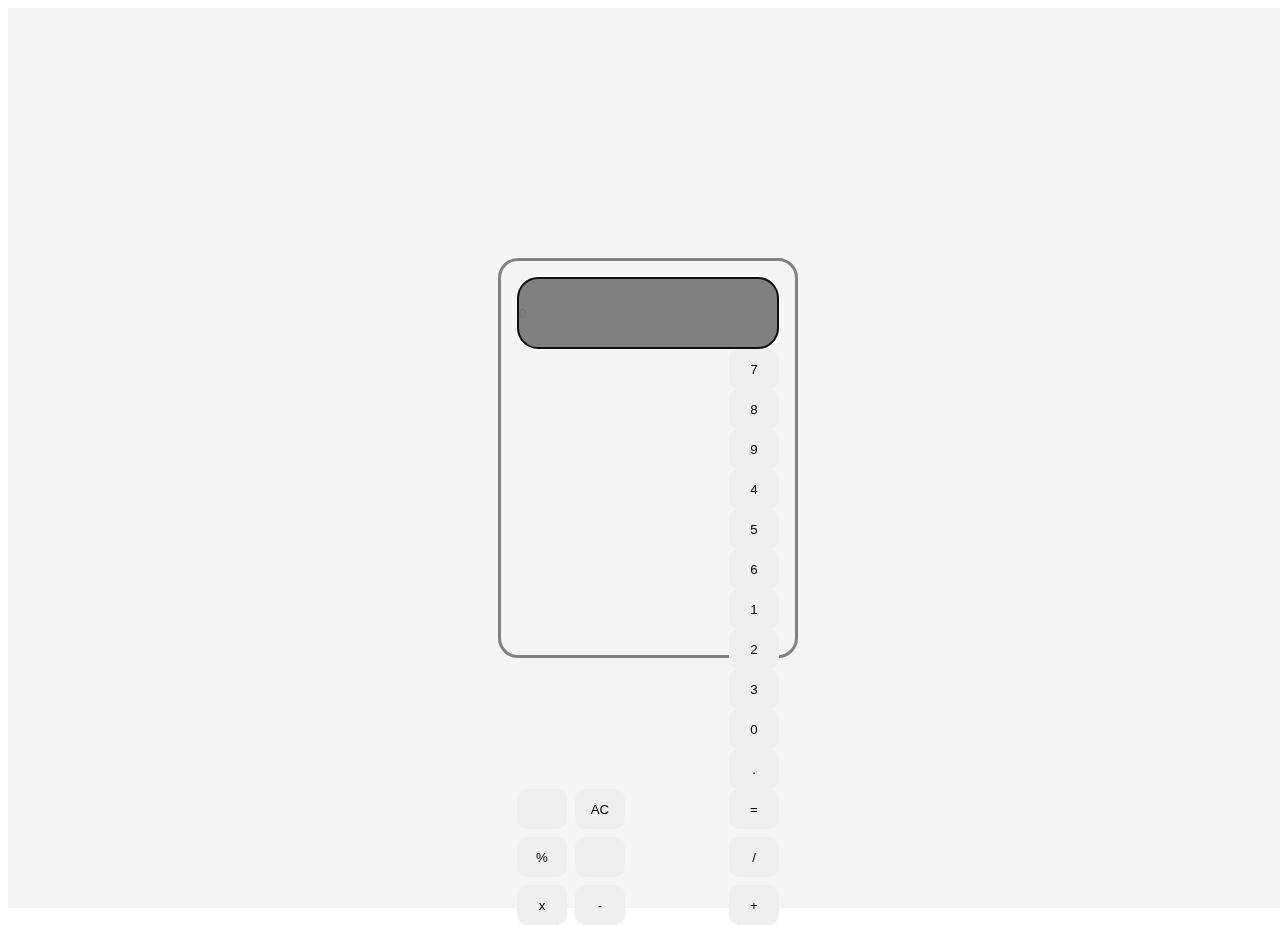
<file: calculator/index.html>
<!doctype html>
<html lang="en">
  <head>
    <meta charset="UTF-8" />
    <meta name="viewport" content="width=device-width, initial-scale=1" />
    <title>Calculator</title>
    <link href="./style.css" rel="stylesheet" />
  </head>
  <body>
    <div class="main">
      <div class="calc">
        <input type="text" class="screen" placeholder="0" autofocus />
        <div class="btns">
          <button type="button" class="btn">
            <svg
              xmlns="http://www.w3.org/2000/svg"
              width="16"
              height="16"
              fill="currentColor"
              class="bi bi-clock btn-svg"
              viewBox="0 0 16 16"
            >
              <path
                d="M8 3.5a.5.5 0 0 0-1 0V9a.5.5 0 0 0 .252.434l3.5 2a.5.5 0 0 0 .496-.868L8 8.71z"
              />
              <path
                d="M8 16A8 8 0 1 0 8 0a8 8 0 0 0 0 16m7-8A7 7 0 1 1 1 8a7 7 0 0 1 14 0"
              />
            </svg>
          </button>
          <button type="button" class="btn">AC</button>
          <div class="numbers">
            <button type="button" class="btn">7</button>
            <button type="button" class="btn">8</button>
            <button type="button" class="btn">9</button>
            <button type="button" class="btn">4</button>
            <button type="button" class="btn">5</button>
            <button type="button" class="btn">6</button>
            <button type="button" class="btn">1</button>
            <button type="button" class="btn">2</button>
            <button type="button" class="btn">3</button>
            <button type="button" class="btn">0</button>
            <button type="button" class="btn">.</button>
            <button type="button" class="btn" onclick="calc()">=</button>
          </div>
          <button type="button" class="btn">%</button>
          <button type="button" class="btn">
            <svg
              xmlns="http://www.w3.org/2000/svg"
              width="16"
              height="16"
              fill="currentColor"
              class="bi bi-backspace btn-svg"
              viewBox="0 0 16 16"
            >
              <path
                d="M5.83 5.146a.5.5 0 0 0 0 .708L7.975 8l-2.147 2.146a.5.5 0 0 0 .707.708l2.147-2.147 2.146 2.147a.5.5 0 0 0 .707-.708L9.39 8l2.146-2.146a.5.5 0 0 0-.707-.708L8.683 7.293 6.536 5.146a.5.5 0 0 0-.707 0z"
              />
              <path
                d="M13.683 1a2 2 0 0 1 2 2v10a2 2 0 0 1-2 2h-7.08a2 2 0 0 1-1.519-.698L.241 8.65a1 1 0 0 1 0-1.302L5.084 1.7A2 2 0 0 1 6.603 1zm-7.08 1a1 1 0 0 0-.76.35L1 8l4.844 5.65a1 1 0 0 0 .759.35h7.08a1 1 0 0 0 1-1V3a1 1 0 0 0-1-1z"
              />
            </svg>
          </button>

          <button type="button" class="btn">/</button>
          <button type="button" class="btn">x</button>
          <button type="button" class="btn">-</button>
          <button type="button" class="btn" onclick="changeValue()">+</button>
        </div>
      </div>
    </div>
    <script src="./script.js"></script>
  </body>
</html>
</file>
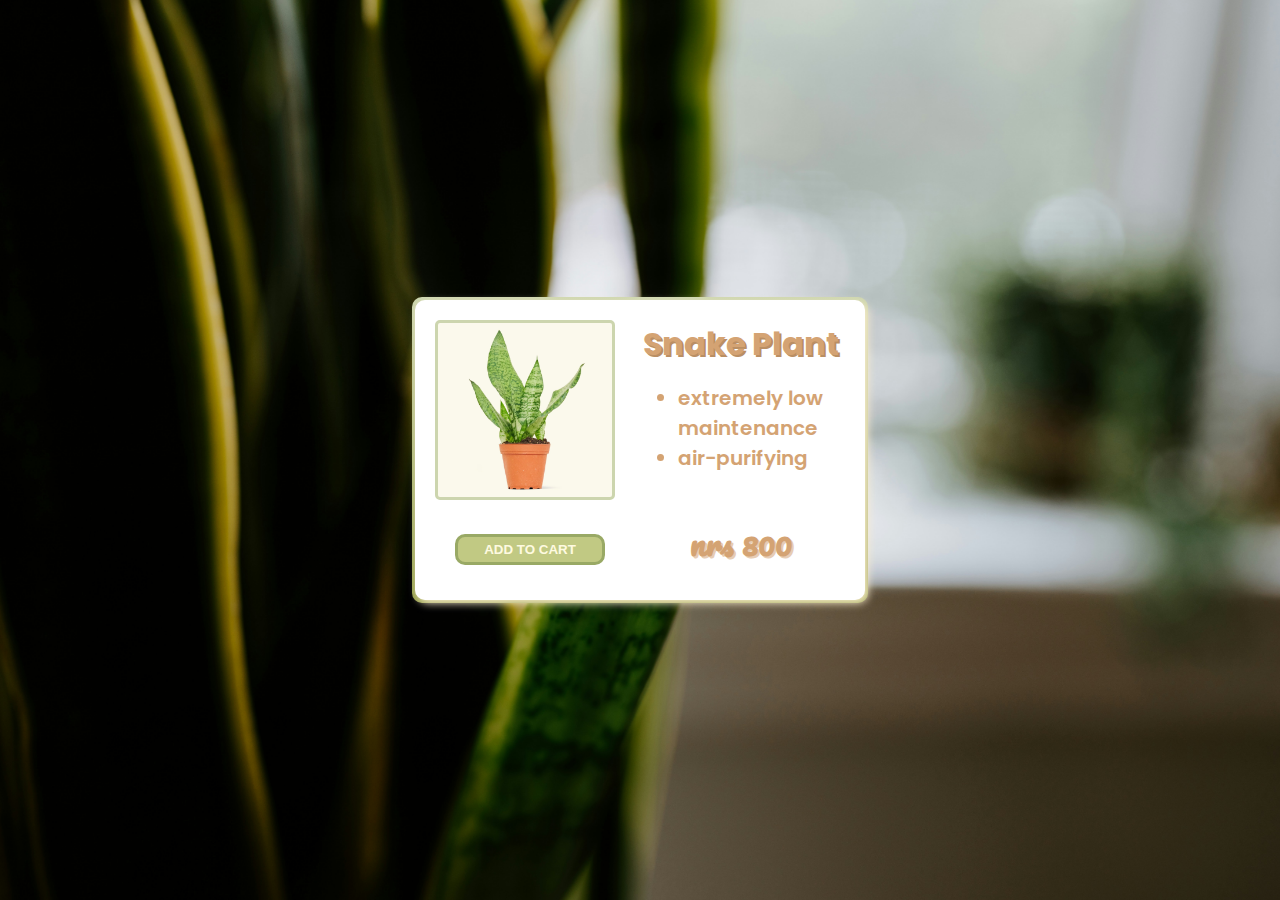
<file: card/index.html>
<!DOCTYPE html>
<html lang="en">
	<head>
		<title>Snake Plant</title>
		<link rel="stylesheet" href="styles.css">
		<link rel="preconnect" href="https://fonts.googleapis.com">
		<link rel="preconnect" href="https://fonts.googleapis.com">
<link rel="preconnect" href="https://fonts.gstatic.com" crossorigin>
<link href="https://fonts.googleapis.com/css2?family=Pacifico&display=swap" rel="stylesheet">
<link rel="preconnect" href="https://fonts.gstatic.com" crossorigin>
<link href="https://fonts.googleapis.com/css2?family=Poppins:ital,wght@0,100;0,200;0,300;0,400;0,500;0,600;0,700;0,800;0,900;1,100;1,200;1,300;1,400;1,500;1,600;1,700;1,800;1,900&display=swap" rel="stylesheet">
	</head>
	<body>
		<div class="border">
			<div class="card">
				<div class="img"></div>
				<div class="desc">
					<h1>Snake Plant</h1>
					<div class="features">
						<ul>
							<li>extremely low maintenance</li>
							<li>air-purifying</li>
						</ul>
					</div>
				</div>
				<div class="price">
					<h1>nrs 800</h1>
				</div>
				<div class="addcart">
					<button class="btn" >ADD TO CART</button>
				</div>
			</div>
		</div>
	</body>
</html>
</file>
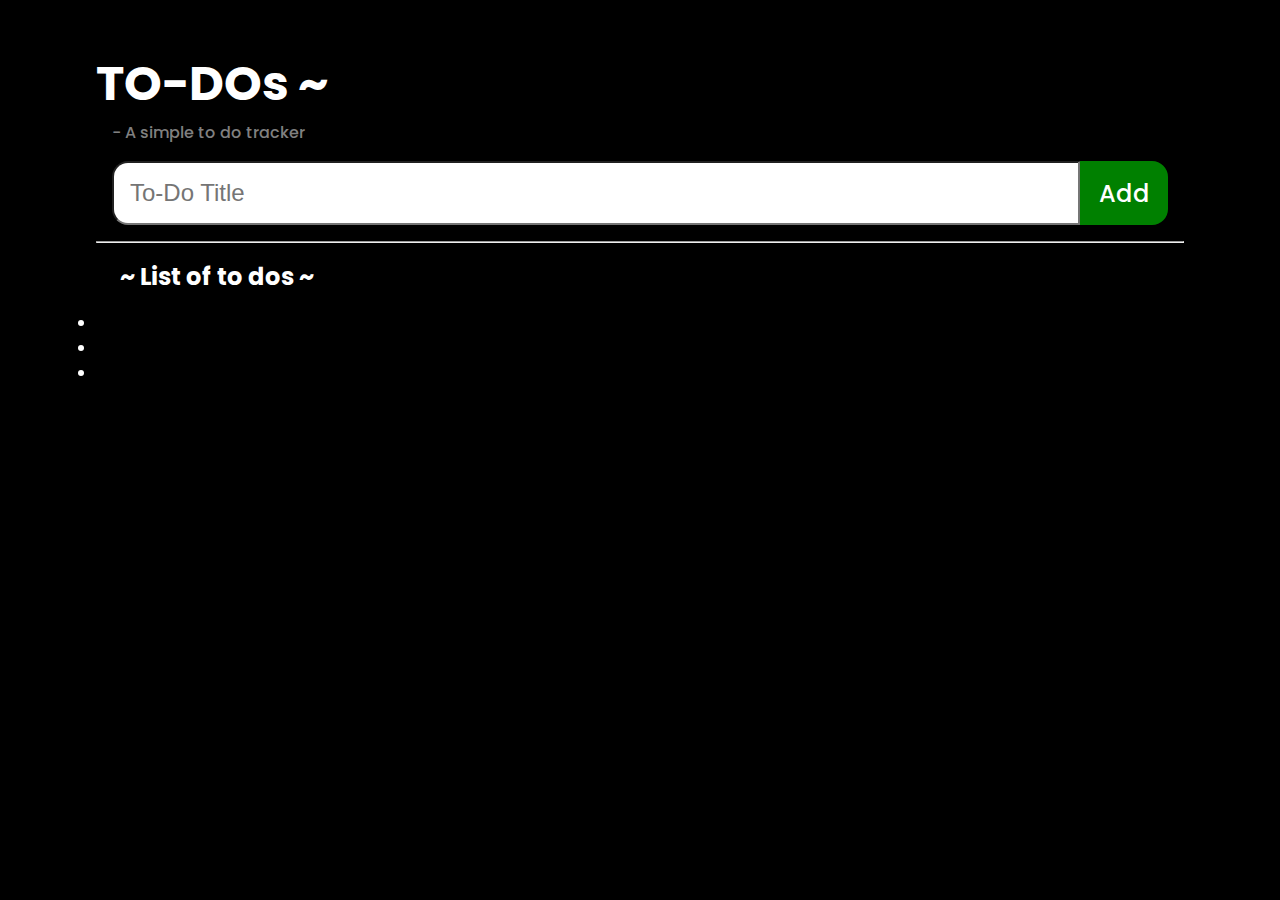
<file: to-dos/index.html>
<!doctype html>
<html lang="en">
  <head>
    <meta charset="UTF-8" />
    <meta name="viewport" content="width=device-width, initial-scale=1" />
    <title>TO DOs</title>
    <link rel="preconnect" href="https://fonts.googleapis.com" />
    <link rel="preconnect" href="https://fonts.gstatic.com" crossorigin />
    <link
      href="https://fonts.googleapis.com/css2?family=Poppins:ital,wght@0,100;0,200;0,300;0,400;0,500;0,600;0,700;0,800;0,900;1,100;1,200;1,300;1,400;1,500;1,600;1,700;1,800;1,900&display=swap"
      rel="stylesheet"
    />
    <link href="./styles.css" rel="stylesheet" />
  </head>
  <body>
    <div class="main">
      <h1 class="hero-heading">TO-DOs ~</h1>
      <p class="hero-text">- A simple to do tracker</p>
      <div class="input">
        <input type="text" id="input" placeholder="To-Do Title" />
        <div class="add-todo">Add</div>
      </div>
      <hr />
      <h2 class="main-heading">~ List of to dos ~</h2>
      <ul class="list">
        <li></li>
        <li></li>
        <li></li>
      </ul>
    </div>
    <script src="./scripts.js"></script>
  </body>
</html>
</file>
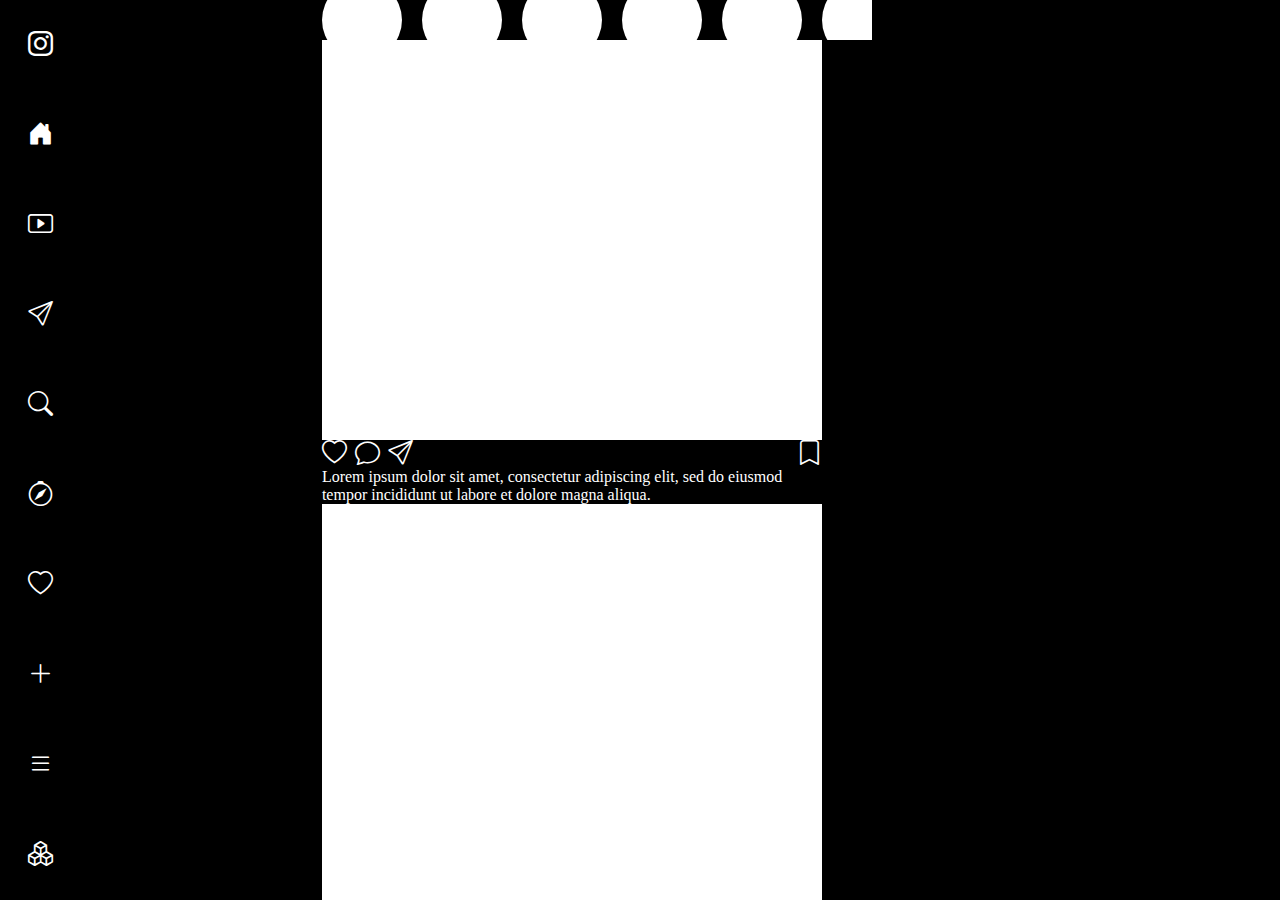
<file: instagram-clone/pages/home.html>
<!DOCTYPE html>
<html lang="en">
<head>
    <meta charset="UTF-8">
    <meta name="viewport" content="width=device-width, initial-scale=1.0">
    <title>Instagram</title>
    <link href="https://cdn.jsdelivr.net/npm/bootstrap@5.3.8/dist/css/bootstrap.min.css" rel="stylesheet" integrity="sha384-sRIl4kxILFvY47J16cr9ZwB07vP4J8+LH7qKQnuqkuIAvNWLzeN8tE5YBujZqJLB" crossorigin="anonymous">
    <link rel="stylesheet" href="../styles/home-styles.css">
    <link href="https://cdn.jsdelivr.net/npm/bootstrap-icons@1.11.3/font/bootstrap-icons.css" rel="stylesheet">

</head>
<body>
    <div class="main">
        <div class="navbar">
            <i class="bi bi-instagram"></i>
            <i class="bi bi-house-door-fill"></i>
            <i class="bi bi-play-btn"></i>
            <i class="bi bi-send"></i>
            <i class="bi bi-search"></i>
            <i class="bi bi-compass"></i>
            <i class="bi bi-heart"></i>
            <i class="bi bi-plus-lg"></i>
            <i class="bi bi-list"></i>
            <i class="bi bi-boxes"></i>
        </div>
        <div class="scrollcontent">
            <div class="stories">
                <div class="story"></div>
                <div class="story"></div>
                <div class="story"></div>
                <div class="story"></div>
                <div class="story"></div>
                <div class="story"></div>
                <div class="story"></div>
                <div class="story"></div>
                <div class="story"></div>
                <div class="story"></div>
                <div class="story"></div>
                <div class="story"></div>
                <div class="story"></div>
                <div class="story"></div>
                <div class="story"></div>
            </div>
            <div class="content">
                <div class="post">
                    <div class="box"></div>
                    <div class="elements">
                        <div class="post-left">
                            <i class="bi bi-heart"></i>
                            <i class="bi bi-chat"></i>
                            <i class="bi bi-send"></i>
                        </div>
                        <div class="post-right"><i class="bi bi-bookmark"></i></div>
                    </div>
                    <div class="caption">Lorem ipsum dolor sit amet, consectetur adipiscing elit, sed do eiusmod tempor incididunt ut labore et dolore magna aliqua.</div>
                </div>
                <div class="post">
                    <div class="box"></div>
                    <div class="elements">
                        <div class="post-left">
                            <i class="bi bi-heart"></i>
                            <i class="bi bi-chat"></i>
                            <i class="bi bi-send"></i>
                        </div>
                        <div class="post-right"><i class="bi bi-bookmark"></i></div>
                    </div>
                    <div class="caption">Lorem ipsum dolor sit amet, consectetur adipiscing elit, sed do eiusmod tempor incididunt ut labore et dolore magna aliqua.</div>
                </div>
                <div class="post">
                    <div class="box"></div>
                    <div class="elements">
                        <div class="post-left">
                            <i class="bi bi-heart"></i>
                            <i class="bi bi-chat"></i>
                            <i class="bi bi-send"></i>
                        </div>
                        <div class="post-right"><i class="bi bi-bookmark"></i></div>
                    </div>
                    <div class="caption">Lorem ipsum dolor sit amet, consectetur adipiscing elit, sed do eiusmod tempor incididunt ut labore et dolore magna aliqua.</div>
                </div>
                <div class="post">
                    <div class="box"></div>
                    <div class="elements">
                        <div class="post-left">
                            <i class="bi bi-heart"></i>
                            <i class="bi bi-chat"></i>
                            <i class="bi bi-send"></i>
                        </div>
                        <div class="post-right"><i class="bi bi-bookmark"></i></div>
                    </div>
                    <div class="caption">Lorem ipsum dolor sit amet, consectetur adipiscing elit, sed do eiusmod tempor incididunt ut labore et dolore magna aliqua.</div>
                </div>
                <div class="post">
                    <div class="box"></div>
                    <div class="elements">
                        <div class="post-left">
                            <i class="bi bi-heart"></i>
                            <i class="bi bi-chat"></i>
                            <i class="bi bi-send"></i>
                        </div>
                        <div class="post-right"><i class="bi bi-bookmark"></i></div>
                    </div>
                    <div class="caption">Lorem ipsum dolor sit amet, consectetur adipiscing elit, sed do eiusmod tempor incididunt ut labore et dolore magna aliqua.</div>
                </div>
                <div class="post">
                    <div class="box"></div>
                    <div class="elements">
                        <div class="post-left">
                            <i class="bi bi-heart"></i>
                            <i class="bi bi-chat"></i>
                            <i class="bi bi-send"></i>
                        </div>
                        <div class="post-right"><i class="bi bi-bookmark"></i></div>
                    </div>
                    <div class="caption">Lorem ipsum dolor sit amet, consectetur adipiscing elit, sed do eiusmod tempor incididunt ut labore et dolore magna aliqua.</div>
                </div>


            </div>
        </div>
    </div>
    <script src="../scripts/home-script.js" defer></script>
</body>
</html>
</file>
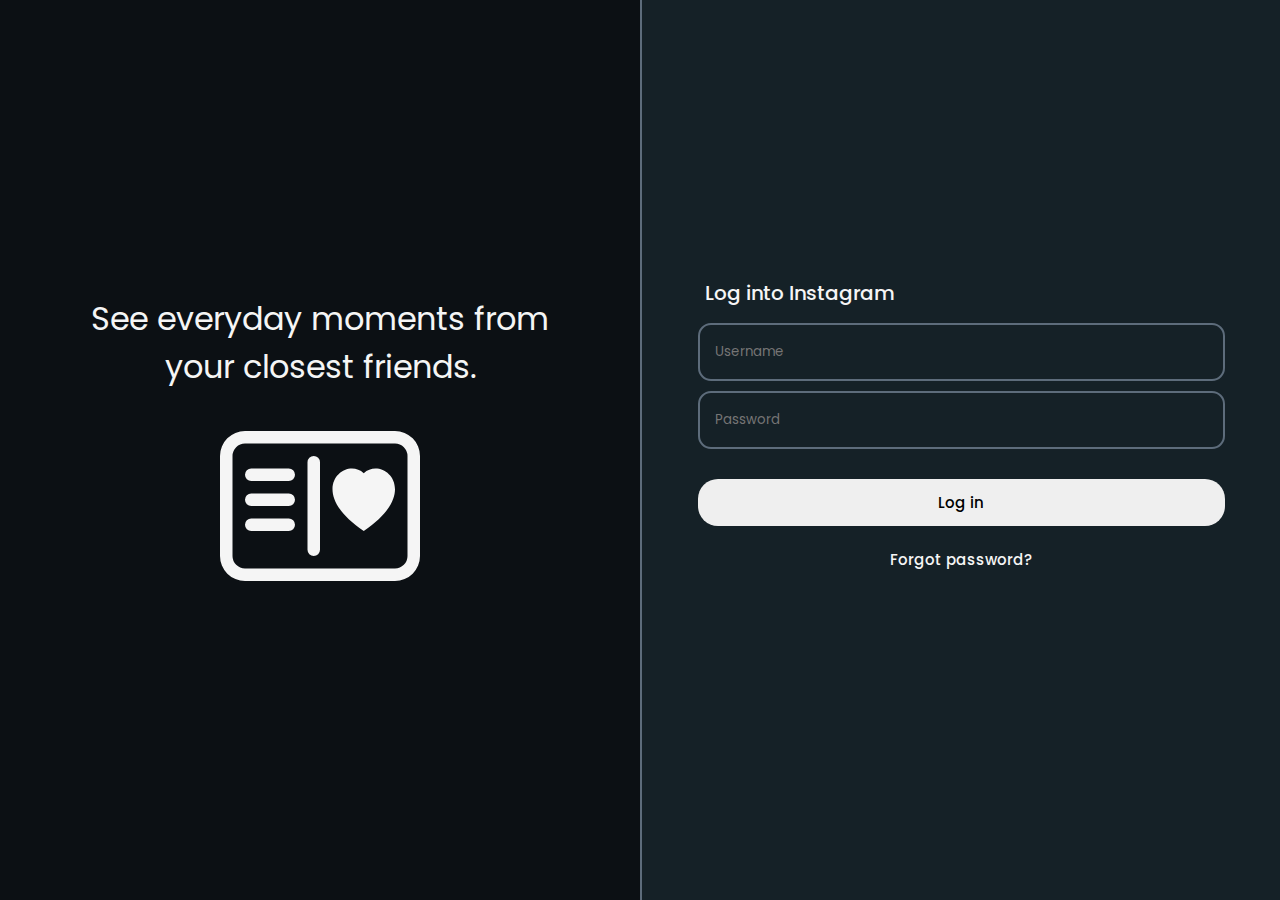
<file: instagram-clone/pages/login.html>
<!DOCTYPE html>
<html lang="en">
<head>
    <meta charset="UTF-8">
    <meta name="viewport" content="width=device-width, initial-scale=1.0">
    <title>Instagram</title>
    <link rel="stylesheet" href="../styles/login-styles.css">
    <link rel="preconnect" href="https://fonts.googleapis.com">
<link rel="preconnect" href="https://fonts.gstatic.com" crossorigin>
<link href="https://fonts.googleapis.com/css2?family=Poppins:ital,wght@0,100;0,200;0,300;0,400;0,500;0,600;0,700;0,800;0,900;1,100;1,200;1,300;1,400;1,500;1,600;1,700;1,800;1,900&display=swap" rel="stylesheet">
</head>
<body>
    <div class="login-main">
        <div class="login-left">
            <h1>See everyday moments from<br> your closest friends.</h1>
            <svg xmlns="http://www.w3.org/2000/svg" width="16" height="16" fill="currentColor" class="bi bi-postcard-heart" viewBox="0 0 16 16">
  <path d="M8 4.5a.5.5 0 0 0-1 0v7a.5.5 0 0 0 1 0zm3.5.878c1.482-1.42 4.795 1.392 0 4.622-4.795-3.23-1.482-6.043 0-4.622M2.5 5a.5.5 0 0 0 0 1h3a.5.5 0 0 0 0-1zm0 2a.5.5 0 0 0 0 1h3a.5.5 0 0 0 0-1zm0 2a.5.5 0 0 0 0 1h3a.5.5 0 0 0 0-1z"/>
  <path fill-rule="evenodd" d="M0 4a2 2 0 0 1 2-2h12a2 2 0 0 1 2 2v8a2 2 0 0 1-2 2H2a2 2 0 0 1-2-2zm2-1a1 1 0 0 0-1 1v8a1 1 0 0 0 1 1h12a1 1 0 0 0 1-1V4a1 1 0 0 0-1-1z"/>
</svg></div>
        <div class="login-right">
            <div class="login-text">Log into Instagram</div>
            <div class="login-form">
                <form>
                    <label for="username">
                        <input type="text" placeholder="Username">
                    </label>
                    <label for="password">
                        <input type="password" placeholder="Password">
                    </label>
                    <label for="login-btn">
                        <button class="btn login-btn">Log in</button>
                    </label>
                    <label for="forgot-password-btn">
                        <button class="btn forgot-password-btn">Forgot password?</button>
                    </label>
                </form>
            </div>
        </div>
    </div>
    <div class="copyright">
 </div>
</body>
</html>
</file>
<file: calculator/style.css>
* {
  width: 0;
  padding: 0;
  box-sizing: border-box;
}
.main {
  background-color: whitesmoke;
  width: 100vw;
  height: 100vh;
  display: flex;
  justify-content: center;
  align-items: center;
}
.calc {
  width: 300px;
  height: 400px;
  border: 3px solid grey;
  border-radius: 20px;
  display: flex;
  flex-direction: column;
  align-items: center;
  justify-content: space-between;
  padding: 16px;
}
.screen {
  width: 100%;
  height: 20%;
  background-color: grey;
  border-radius: 20px;
}
.btns {
  width: 100%;
  height: 80%;
  display: grid;
  grid-template-columns: 1fr 8fr 1fr;
  align-items: end;
  gap: 8px;
}
.numpad {
  width: 90%;
  height: 80%;
  grid-column: 2 / 3;
  display: grid;
  grid-template-columns: repeat(3, 1fr);
  grid-template-rows: repeat(4, 1fr);
  place-items: end;
  align-items: center;
  gap: 2px;
}
.operators {
  grid-column: 3 / 4;
  width: 100%;
  height: 80%;
  display: grid;
  grid-template-rows: repeat(6, 1fr);
  place-items: center;
  gap: 2px;
}
.operators > .btn {
  background-color: grey;
  color: white;
}
.btn {
  cursor: pointer;
  width: 50px;
  height: 40px;
  border: none;
  border-radius: 10px;
}
.span-2-row {
  grid-row: span 2;
  height: 60px;
  border-radius: 10px;
}

.numpad > .btn {
  background-color: #000000;
  color: #ffffff;
}
.utils {
  grid-column: 1 / 2;
  width: 80%;
  display: flex;
  flex-direction: column;
  justify-content: end;
  gap: 8px;
}
.vertical-text {
  display: flex;
  flex-direction: column;
  height: 120px;
}
.vertical-text > span {
  width: 100%;
  text-align: center;
}
</file>
<file: card/styles.css>
*{
	margin:0;
	padding:0;
	box-sizing: border-box;
}
body{
	/*can be turned on for blending background
	background-blend-mode:lighten; */
	height:100vh;
	display:flex;
	justify-content: center;
	background-color: #634d30;
	background-image: url("assets/background.jpg");
	align-items: center;
	background-size: cover;

}
.border
{
	background: linear-gradient(#ccd5ae,#949e4a);
	padding:3px;
	border-radius: 10px;
}
.card{
	padding-right:15px;
	display: grid;
	grid-template-columns: 2fr 2fr;
	grid-template-rows: 5fr 1fr;
	grid-template-areas: 
	"a b"
	"c d";
	width:450px;
	height: 300px;
	background-color: rgba(255,255,255,1);
	box-shadow: 3px 3px 9px #faedcd;
	border-radius: 10px;
}
.img{
	display: block;
	margin: 20px 0 auto 20px;
	grid-area: a;
	background-color: white;
	background-image: url("assets/snakeplant.png");
	width: 180px;
	height: 180px;
	background-position: center;
	background-size: contain;
	background-repeat:no-repeat ;
	border-radius: 5px;
	border: 3px solid #ccd5ae;
}
.desc{
	margin-top: 20px;
	text-align: center;
	grid-area: b;
	font-family: "Poppins";
	font-weight: 600;
	color: #d4a373;
	text-shadow: 2px 2px #ba8f64;
}

li{
	font-size: 20px;
}
.addcart{
	grid-area: c;
	margin: 0 auto 0 40px;

	
}
.features{
	margin-left: 45px;
	text-align: start;
	color: #d4a373;
	text-shadow: none;
	margin-top: 15px;
}
.btn{
	border:3px solid #99a965;
	background-color: #c1c983;
	width: 150px;
	color: #fefae0;
	padding:5px 10px;
	border-radius: 10px;
	font-weight: 800;
	margin-top: 20px;
}
.btn:hover{
	background-color:#a7ae71;
}


.price{
	grid-area: d;
	font-family: "Pacifico", cursive;
  	font-weight: 400;
  	font-style: normal;
	color: #d4a373;
	text-shadow: 2px 2px #e7cdb4;
	text-align: center;
	padding-bottom: 30px;
}


@media (width <= 540px){
	.card{
		display: grid;
		grid-template-rows: 4fr 4fr 1fr 1fr;
		grid-template-areas: 
		"a"
		"b"
		"d"
		"c";
		text-align: center;
		width:300px;
		height: 450px;
		padding:0;
	}
	.addcart{
		grid-area: c;
		padding: 0;
		margin: 0;
		padding-bottom: 40px;
	}
	.img{
		display: block;
		margin: 10px 60px 0 60px;
		grid-area: a;
	}
	.btn{
		margin: 0;
	}
	.desc{
		text-align: center;
		grid-area: b;
		margin: 0;
		height:120px;
	}
	.features{

		font-size: 10px;
		margin: 0;
		margin-left: 75px;
	}
	.price{
		grid-area: d;
		padding:0;
		height:30px;
		font-size: small;
		margin: 0;
		margin-bottom: 25px;
	}
}
</file>
<file: to-dos/styles.css>
* {
  margin: 0;
  padding: 0;
  box-sizing: border-box;
}
body {
  width: 100vw;
  height: 100vh;
}

.main {
  color: white;
  height: 100%;
  width: 100%;
  padding: 48px 96px;
  background-color: #000000;
  font-family: "Poppins", sans-serif;
  font-weight: 500;
  font-style: normal;
}
.hero-heading {
  font-size: 48px;
}
.hero-text {
  color: grey;
  padding-left: 16px;
}
.btn {
  font-size: 16px;
  border: none;
  cursor: pointer;
  font-weight: 800;
  margin: 16px;
  padding: 16px 32px;
  font-weight: bold;
  border-radius: 24px;
}
.add-todo {
  padding: 0 40px;
  display: flex;
  cursor: pointer;
  width: 64px;
  border-radius: 0 16px 16px 0;
  justify-content: center;
  align-items: center;
  background-color: green;
  border: 4px solid green;
}
.remove-todo {
  border: 4px solid coral;
}
.main-heading {
  padding: 16px 24px;
}
.input {
  font-size: 24px;
  margin: 16px;
  height: 64px;
  display: flex;
}
#input {
  border-radius: 16px 0 0 16px;
  font-size: 24px;
  padding: 0 16px;
  width: 80vw;
}
#input:focus {
  outline: none;
  border: 2px solid greenyellow;
}
</file>
<file: instagram-clone/styles/home-styles.css>
* {
    margin: 0;
    padding: 0;
    box-sizing: border-box;
}
body {
    overflow: hidden;
}
.main {
    height: 100vh;
    width: 100vw;
    background-color: black;
    display: grid;
    grid-template-columns:0.75fr 9fr 2fr;
    grid-template-areas: "a b c";
}
i {
    color: white;
    font-size: 25px;
}
.navbar {
    grid-area: a;
    display: flex;
    flex-direction: column;
    justify-content: space-around;
    align-items: center;
}
.box {
    width: 500px;
    height: 400px;
    background-color: white;
}
.stories {
    width: 600px;
    overflow-x: auto;
    padding: 20px 50px;
    display: flex;
    gap: 20px;
    align-items: center;
}
.story {
    flex-shrink: 0;
    min-width: 80px;
    height: 80px;
    width: 80px;
    background-color: white;
    border-radius: 50%;
}
.post {
    width: 500px;
    color: white;
}

.scrollcontent {
    display: flex;
    flex-direction: column;
    align-items: center;
    overflow-y: auto;
    grid-area: b;
    min-height: 0;
}
.elements {
    display: flex;
    justify-content: space-between;
}
.post-left {
    width: 300px;
    display: flex;
    justify-content: start;
    gap: 8px;
    align-items: center;
}
.content {
    display: flex;
    flex-direction: column;
    align-items: center;
}
</file>
<file: instagram-clone/styles/login-styles.css>
* {
    margin: 0;
    padding: 0;
    box-sizing: border-box;
    font-family: "Poppins", sans-serif;
    font-weight: 400;
    font-style: normal;
}
:root {
    --black: rgb(12,16,20);
    --white: rgb(245,245,245);
    --dark-blue: #152127;
    --dark-blue-hover: #253137;
    --border-color: #5d6c7b;
}
.login-main {
    height: 100vh;
    width: 100vw;
    display: flex;
}
.login-left {
    height: 100vh;
    width: 50vw;
    background-color: var(--black);
    color: var(--white);
    display: flex;
    text-align: center;
    flex-direction: column;
    justify-content: center;
    align-items: center;
}
.login-left > svg {
    width: 200px;
    height: 200px;
    margin-top: 15px;
}
.login-right {
    border-left: 2px solid var(--border-color);
    height: 100vh;
    width: 50vw;
    color: var(--white);
    background-color: var(--dark-blue);
    display: flex;
    flex-direction: column;
    justify-content: center;
    align-items: center;
}
.login-form > form{
    width: 527px;
    height: 300px;
    display: flex;
    flex-direction: column;
    justify-content: start;
    align-items: center;
    gap: 10px;

}
input{
    color: var(--white);
    border: 2px solid var(--border-color);;
    outline: none;
    background: transparent;
    border-radius: 13px;
    width: 527px;
    padding: 17px 15px;
}
input:focus {
    border: 2px solid var(--white);
}
.btn { 
    font-size: 15px; 
    font-weight: 500;
    width: 527px;
    padding: 12px 5px;
    border-radius: 20px;
    border: none;
}
.login-btn {
    margin-top: 20px;
}
.login-btn:hover {
    background-color: white;
}

.forgot-password-btn {
    color: var(--white);
    background: transparent;
}
.forgot-password-btn:hover {
    background-color: var(--dark-blue-hover);
}
.login-text {
    margin: 0 0 15px 15px;
    font-size: 20px;
    font-weight: 500;
    width: 527px;
    text-align: left;
}
</file>
